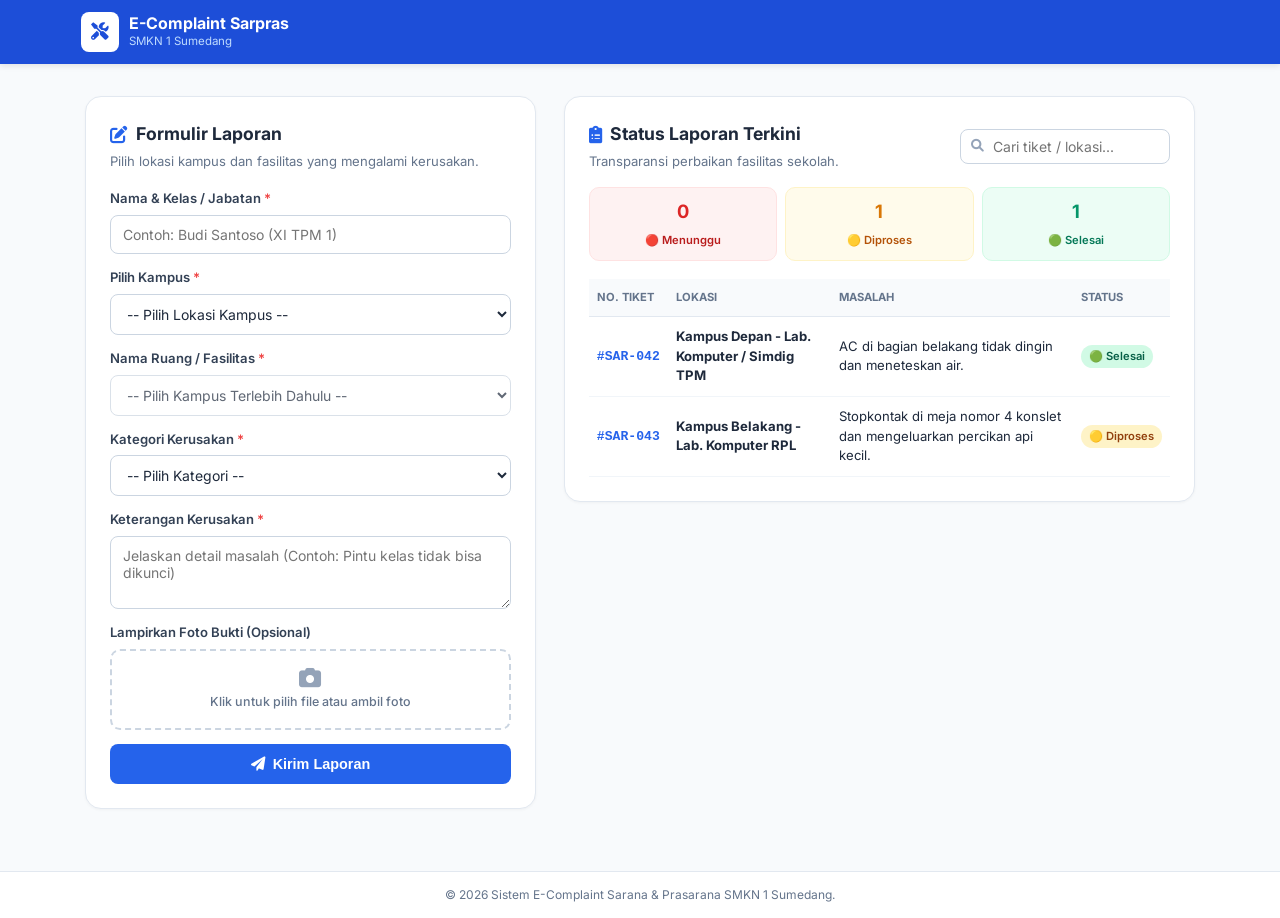
<file: index.html>
<!DOCTYPE html>
<html lang="id">
<head>
    <meta charset="UTF-8">
    <meta name="viewport" content="width=device-width, initial-scale=1.0">
    <title>Pelapor - E-Complaint Sarpras SMKN 1 Sumedang</title>
    <link rel="stylesheet" href="index.css">
    <link href="https://cdnjs.cloudflare.com/ajax/libs/font-awesome/6.0.0/css/all.min.css" rel="stylesheet">
</head>
<body>

    <!-- Navbar -->
    <nav class="navbar">
        <div class="navbar-container">
            <div class="brand">
                <div class="brand-icon">
                    <i class="fas fa-tools"></i>
                </div>
                <div class="brand-text">
                    <h1>E-Complaint Sarpras</h1>
                    <p>SMKN 1 Sumedang</p>
                </div>
            </div>
        </div>
    </nav>

    <!-- Main Content -->
    <main class="container">

        <!-- Alert Nomor Tiket -->
        <div id="ticket-alert" class="alert-success hidden">
            <div class="alert-content">
                <i class="fas fa-check-circle alert-icon"></i>
                <div>
                    <div class="alert-title">Laporan Berhasil Dikirim!</div>
                    <p class="alert-desc">Simpan nomor tiket Anda untuk memantau proses perbaikan:</p>
                    <div class="ticket-badge-box" id="generated-ticket-id">#SAR-000</div>
                </div>
            </div>
            <button onclick="document.getElementById('ticket-alert').classList.add('hidden')" class="btn-close">
                <i class="fas fa-times"></i>
            </button>
        </div>

        <div class="grid-layout">
            
            <!-- Kolom Kiri: Formulir Laporan -->
            <div>
                <div class="card">
                    <h2 class="card-title"><i class="fas fa-edit"></i> Formulir Laporan</h2>
                    <p class="card-subtitle">Pilih lokasi kampus dan fasilitas yang mengalami kerusakan.</p>

                    <form id="report-form">
                        <div class="form-group">
                            <label class="form-label">Nama & Kelas / Jabatan <span class="required">*</span></label>
                            <input type="text" id="reporter" class="form-control" required placeholder="Contoh: Budi Santoso (XI TPM 1)">
                        </div>

                        <!-- Pilih Kampus -->
                        <div class="form-group">
                            <label class="form-label">Pilih Kampus <span class="required">*</span></label>
                            <select id="campus" class="form-control" required onchange="updateRoomOptions()">
                                <option value="">-- Pilih Lokasi Kampus --</option>
                                <option value="Kampus Depan">Kampus Depan (Tapak A)</option>
                                <option value="Kampus Belakang">Kampus Belakang (Tapak B)</option>
                            </select>
                        </div>

                        <!-- Pilih Ruangan / Fasilitas (Dinamis) -->
                        <div class="form-group">
                            <label class="form-label">Nama Ruang / Fasilitas <span class="required">*</span></label>
                            <select id="location" class="form-control" required disabled onchange="checkCustomLocation(this)">
                                <option value="">-- Pilih Kampus Terlebih Dahulu --</option>
                            </select>
                        </div>

                        <!-- Input Manual Jika Memilih Lainnya -->
                        <div id="custom-location-group" class="form-group hidden">
                            <label class="form-label">Tuliskan Nama Ruang / Fasilitas Lainnya <span class="required">*</span></label>
                            <input type="text" id="custom-location" class="form-control" placeholder="Contoh: Pos Satpam / Ruang Ekstrakurikuler Baru">
                        </div>

                        <!-- Kategori Kerusakan -->
                        <div class="form-group">
                            <label class="form-label">Kategori Kerusakan <span class="required">*</span></label>
                            <select id="category" class="form-control" required>
                                <option value="">-- Pilih Kategori --</option>
                                <option value="Furnitur (Meja/Kursi/Pintu)">Furnitur (Meja/Kursi/Pintu)</option>
                                <option value="Multimedia / AC / Kipas / Komputer">Multimedia / AC / Kipas / Komputer</option>
                                <option value="Kelistrikan (Lampu/Stopkontak/Gardu)">Kelistrikan (Lampu/Stopkontak/Gardu)</option>
                                <option value="Pipa / Air / Sanitasi / WC">Pipa / Air / Sanitasi / WC</option>
                                <option value="Mesin / Alat Praktik">Mesin / Alat Praktik</option>
                                <option value="Lainnya">Lainnya</option>
                            </select>
                        </div>

                        <!-- Keterangan Kerusakan -->
                        <div class="form-group">
                            <label class="form-label">Keterangan Kerusakan <span class="required">*</span></label>
                            <textarea id="description" rows="3" class="form-control" required placeholder="Jelaskan detail masalah (Contoh: Pintu kelas tidak bisa dikunci)"></textarea>
                        </div>

                        <!-- Lampirkan Foto -->
                        <div class="form-group">
                            <label class="form-label">Lampirkan Foto Bukti (Opsional)</label>
                            <div class="upload-box">
                                <input type="file" id="photo" accept="image/*" onchange="previewImage(event)">
                                <div id="upload-placeholder">
                                    <i class="fas fa-camera upload-icon"></i>
                                    <p class="upload-text">Klik untuk pilih file atau ambil foto</p>
                                </div>
                                <img id="photo-preview" class="preview-img hidden" alt="Preview Foto">
                            </div>
                        </div>

                        <button type="submit" class="btn-primary">
                            <i class="fas fa-paper-plane"></i>
                            <span>Kirim Laporan</span>
                        </button>
                    </form>
                </div>
            </div>

            <!-- Kolom Kanan: Status Laporan Publik -->
            <div>
                <div class="card">
                    <div class="card-header-flex">
                        <div>
                            <h2 class="card-title"><i class="fas fa-clipboard-list"></i> Status Laporan Terkini</h2>
                            <p class="card-subtitle" style="margin-bottom: 0;">Transparansi perbaikan fasilitas sekolah.</p>
                        </div>
                        
                        <div class="search-box">
                            <i class="fas fa-search"></i>
                            <input type="text" id="search-ticket" class="form-control" onkeyup="renderPublicTable()" placeholder="Cari tiket / lokasi...">
                        </div>
                    </div>

                    <!-- Statistik Singkat -->
                    <div class="stats-grid">
                        <div class="stat-card pending">
                            <span class="stat-number" id="stat-pending">0</span>
                            <span class="stat-label">🔴 Menunggu</span>
                        </div>
                        <div class="stat-card progress">
                            <span class="stat-number" id="stat-progress">0</span>
                            <span class="stat-label">🟡 Diproses</span>
                        </div>
                        <div class="stat-card resolved">
                            <span class="stat-number" id="stat-resolved">0</span>
                            <span class="stat-label">🟢 Selesai</span>
                        </div>
                    </div>

                    <!-- Tabel Publik -->
                    <div class="table-responsive">
                        <table>
                            <thead>
                                <tr>
                                    <th>No. Tiket</th>
                                    <th>Lokasi</th>
                                    <th>Masalah</th>
                                    <th>Status</th>
                                </tr>
                            </thead>
                            <tbody id="public-table-body">
                                <!-- Data dirender via script.js -->
                            </tbody>
                        </table>
                    </div>
                </div>
            </div>

        </div>
    </main>

    <footer>
        &copy; 2026 Sistem E-Complaint Sarana & Prasarana SMKN 1 Sumedang.
    </footer>

    <script src="script.js"></script>
</body>
</html>
</file>
<file: index.css>
@import url('https://fonts.googleapis.com/css2?family=Inter:wght@400;500;600;700&display=swap');

* {
    box-sizing: border-box;
    margin: 0;
    padding: 0;
}

html, body {
    width: 100%;
    max-width: 100%;
    overflow-x: hidden;
    font-family: 'Inter', sans-serif;
    background-color: #f8fafc;
    color: #1e293b;
    min-height: 100vh;
    display: flex;
    flex-direction: column;
    line-height: 1.5;
}

/* Navbar */
.navbar {
    background-color: #1d4ed8;
    color: #ffffff;
    box-shadow: 0 2px 6px rgba(0, 0, 0, 0.1);
    position: sticky;
    top: 0;
    z-index: 50;
    width: 100%;
}

.navbar-container {
    max-width: 1150px;
    margin: 0 auto;
    padding: 12px 16px;
    display: flex;
    align-items: center;
    width: 100%;
}

.brand {
    display: flex;
    align-items: center;
    gap: 10px;
    min-width: 0;
}

.brand-icon {
    background-color: #ffffff;
    color: #1d4ed8;
    padding: 7px 10px;
    border-radius: 8px;
    font-size: 1.1rem;
    flex-shrink: 0;
}

.brand-text {
    min-width: 0;
}

.brand-text h1 {
    font-size: 1rem;
    font-weight: 700;
    line-height: 1.2;
    white-space: nowrap;
    overflow: hidden;
    text-overflow: ellipsis;
}

.brand-text p {
    font-size: 0.72rem;
    color: #bfdbfe;
}

/* Main Container */
.container {
    max-width: 1150px;
    width: 100%;
    margin: 0 auto;
    padding: 16px 12px;
    flex-grow: 1;
}

@media (min-width: 768px) {
    .container {
        padding: 32px 20px;
    }
}

/* Alert Box */
.alert-success {
    background-color: #ecfdf5;
    border-left: 4px solid #10b981;
    padding: 14px 16px;
    border-radius: 0 10px 10px 0;
    margin-bottom: 20px;
    display: flex;
    justify-content: space-between;
    align-items: flex-start;
    gap: 10px;
    box-shadow: 0 1px 3px rgba(0, 0, 0, 0.05);
}

.alert-content {
    display: flex;
    gap: 10px;
    align-items: flex-start;
}

.alert-icon {
    color: #10b981;
    font-size: 1.4rem;
    margin-top: 2px;
}

.alert-title {
    color: #065f46;
    font-weight: 700;
    font-size: 0.95rem;
}

.alert-desc {
    color: #047857;
    font-size: 0.8rem;
    margin-top: 2px;
}

.ticket-badge-box {
    display: inline-block;
    background-color: #ffffff;
    border: 1px solid #6ee7b7;
    padding: 5px 12px;
    border-radius: 6px;
    font-family: monospace;
    font-size: 1.1rem;
    font-weight: 700;
    color: #047857;
    margin-top: 6px;
    user-select: all;
}

.btn-close {
    background: none;
    border: none;
    color: #10b981;
    font-size: 1rem;
    cursor: pointer;
}

/* Grid Layout */
.grid-layout {
    display: grid;
    grid-template-columns: minmax(0, 1fr);
    gap: 20px;
    width: 100%;
}

@media (min-width: 960px) {
    .grid-layout {
        grid-template-columns: minmax(0, 5fr) minmax(0, 7fr);
        gap: 28px;
    }
}

/* Card */
.card {
    background-color: #ffffff;
    border-radius: 14px;
    border: 1px solid #e2e8f0;
    padding: 18px 16px;
    box-shadow: 0 1px 3px rgba(0, 0, 0, 0.04);
    width: 100%;
    max-width: 100%;
}

@media (min-width: 768px) {
    .card {
        padding: 24px;
        border-radius: 16px;
    }
}

.card-title {
    font-size: 1.1rem;
    font-weight: 700;
    color: #1e293b;
    display: flex;
    align-items: center;
    gap: 8px;
    margin-bottom: 4px;
}

.card-title i {
    color: #2563eb;
}

.card-subtitle {
    font-size: 0.82rem;
    color: #64748b;
    margin-bottom: 18px;
}

/* Form Elements */
.form-group {
    margin-bottom: 14px;
    width: 100%;
}

.form-label {
    display: block;
    font-size: 0.82rem;
    font-weight: 600;
    color: #334155;
    margin-bottom: 6px;
}

.required {
    color: #ef4444;
}

.form-control {
    display: block;
    width: 100%;
    max-width: 100%;
    min-width: 0;
    padding: 10px 12px;
    border: 1px solid #cbd5e1;
    border-radius: 8px;
    font-family: inherit;
    font-size: 16px; /* Mencegah auto-zoom di iOS Safari */
    color: #1e293b;
    background-color: #ffffff;
    transition: border-color 0.2s, box-shadow 0.2s;
}

@media (min-width: 768px) {
    .form-control {
        font-size: 0.875rem;
    }
}

.form-control:focus {
    outline: none;
    border-color: #3b82f6;
    box-shadow: 0 0 0 3px rgba(59, 130, 246, 0.15);
}

select.form-control {
    text-overflow: ellipsis;
}

textarea.form-control {
    resize: vertical;
}

#custom-location-group {
    margin-top: 10px;
}

/* Upload Area */
.upload-box {
    border: 2px dashed #cbd5e1;
    border-radius: 10px;
    padding: 16px;
    text-align: center;
    cursor: pointer;
    position: relative;
    transition: background-color 0.2s;
    width: 100%;
}

.upload-box:hover {
    background-color: #f8fafc;
}

.upload-box input[type="file"] {
    position: absolute;
    inset: 0;
    width: 100%;
    height: 100%;
    opacity: 0;
    cursor: pointer;
}

.upload-icon {
    font-size: 1.4rem;
    color: #94a3b8;
    margin-bottom: 4px;
}

.upload-text {
    font-size: 0.78rem;
    color: #64748b;
    font-weight: 500;
}

.preview-img {
    max-height: 130px;
    max-width: 100%;
    margin: 0 auto;
    border-radius: 8px;
    display: block;
}

/* Buttons */
.btn-primary {
    width: 100%;
    background-color: #2563eb;
    color: #ffffff;
    border: none;
    padding: 12px 16px;
    border-radius: 8px;
    font-size: 0.9rem;
    font-weight: 600;
    cursor: pointer;
    display: flex;
    align-items: center;
    justify-content: center;
    gap: 8px;
    transition: background-color 0.2s;
}

.btn-primary:hover {
    background-color: #1d4ed8;
}

/* Search & Stats */
.card-header-flex {
    display: flex;
    flex-direction: column;
    align-items: stretch;
    gap: 12px;
    margin-bottom: 16px;
}

@media (min-width: 640px) {
    .card-header-flex {
        flex-direction: row;
        justify-content: space-between;
        align-items: center;
    }
}

.search-box {
    position: relative;
    width: 100%;
}

@media (min-width: 640px) {
    .search-box {
        max-width: 210px;
    }
}

.search-box input {
    padding-left: 32px;
    padding-top: 8px;
    padding-bottom: 8px;
}

.search-box i {
    position: absolute;
    left: 11px;
    top: 50%;
    transform: translateY(-50%);
    color: #94a3b8;
    font-size: 0.8rem;
}

.stats-grid {
    display: grid;
    grid-template-columns: repeat(3, 1fr);
    gap: 8px;
    margin-bottom: 18px;
    text-align: center;
}

.stat-card {
    padding: 10px 4px;
    border-radius: 10px;
}

.stat-card.pending { background-color: #fef2f2; border: 1px solid #fee2e2; }
.stat-card.progress { background-color: #fffbeb; border: 1px solid #fef3c7; }
.stat-card.resolved { background-color: #ecfdf5; border: 1px solid #d1fae5; }

.stat-number { display: block; font-size: 1.15rem; font-weight: 700; }
.stat-card.pending .stat-number { color: #dc2626; }
.stat-card.progress .stat-number { color: #d97706; }
.stat-card.resolved .stat-number { color: #059669; }

.stat-label { font-size: 0.7rem; font-weight: 600; }
.stat-card.pending .stat-label { color: #b91c1c; }
.stat-card.progress .stat-label { color: #b45309; }
.stat-card.resolved .stat-label { color: #047857; }

/* Table */
.table-responsive {
    width: 100%;
    overflow-x: auto;
    -webkit-overflow-scrolling: touch;
}

table {
    width: 100%;
    border-collapse: collapse;
    text-align: left;
    min-width: 480px;
}

thead tr {
    background-color: #f8fafc;
    border-bottom: 1px solid #e2e8f0;
    font-size: 0.7rem;
    text-transform: uppercase;
    color: #64748b;
}

th, td {
    padding: 10px 8px;
}

tbody tr {
    border-bottom: 1px solid #f1f5f9;
    font-size: 0.82rem;
}

tbody tr:hover {
    background-color: #f8fafc;
}

.ticket-code {
    font-family: monospace;
    font-weight: 700;
    color: #2563eb;
    white-space: nowrap;
}

.text-muted {
    color: #94a3b8;
    font-size: 0.75rem;
}

.text-center {
    text-align: center;
}

/* Badges */
.badge {
    display: inline-block;
    padding: 3px 8px;
    border-radius: 999px;
    font-size: 0.7rem;
    font-weight: 600;
    white-space: nowrap;
}

.badge-pending { background-color: #fee2e2; color: #991b1b; }
.badge-progress { background-color: #fef3c7; color: #92400e; }
.badge-resolved { background-color: #d1fae5; color: #065f46; }

/* Footer */
footer {
    background-color: #ffffff;
    border-top: 1px solid #e2e8f0;
    padding: 14px;
    text-align: center;
    font-size: 0.75rem;
    color: #64748b;
    margin-top: 30px;
}

.hidden {
    display: none !important;
}
</file>
